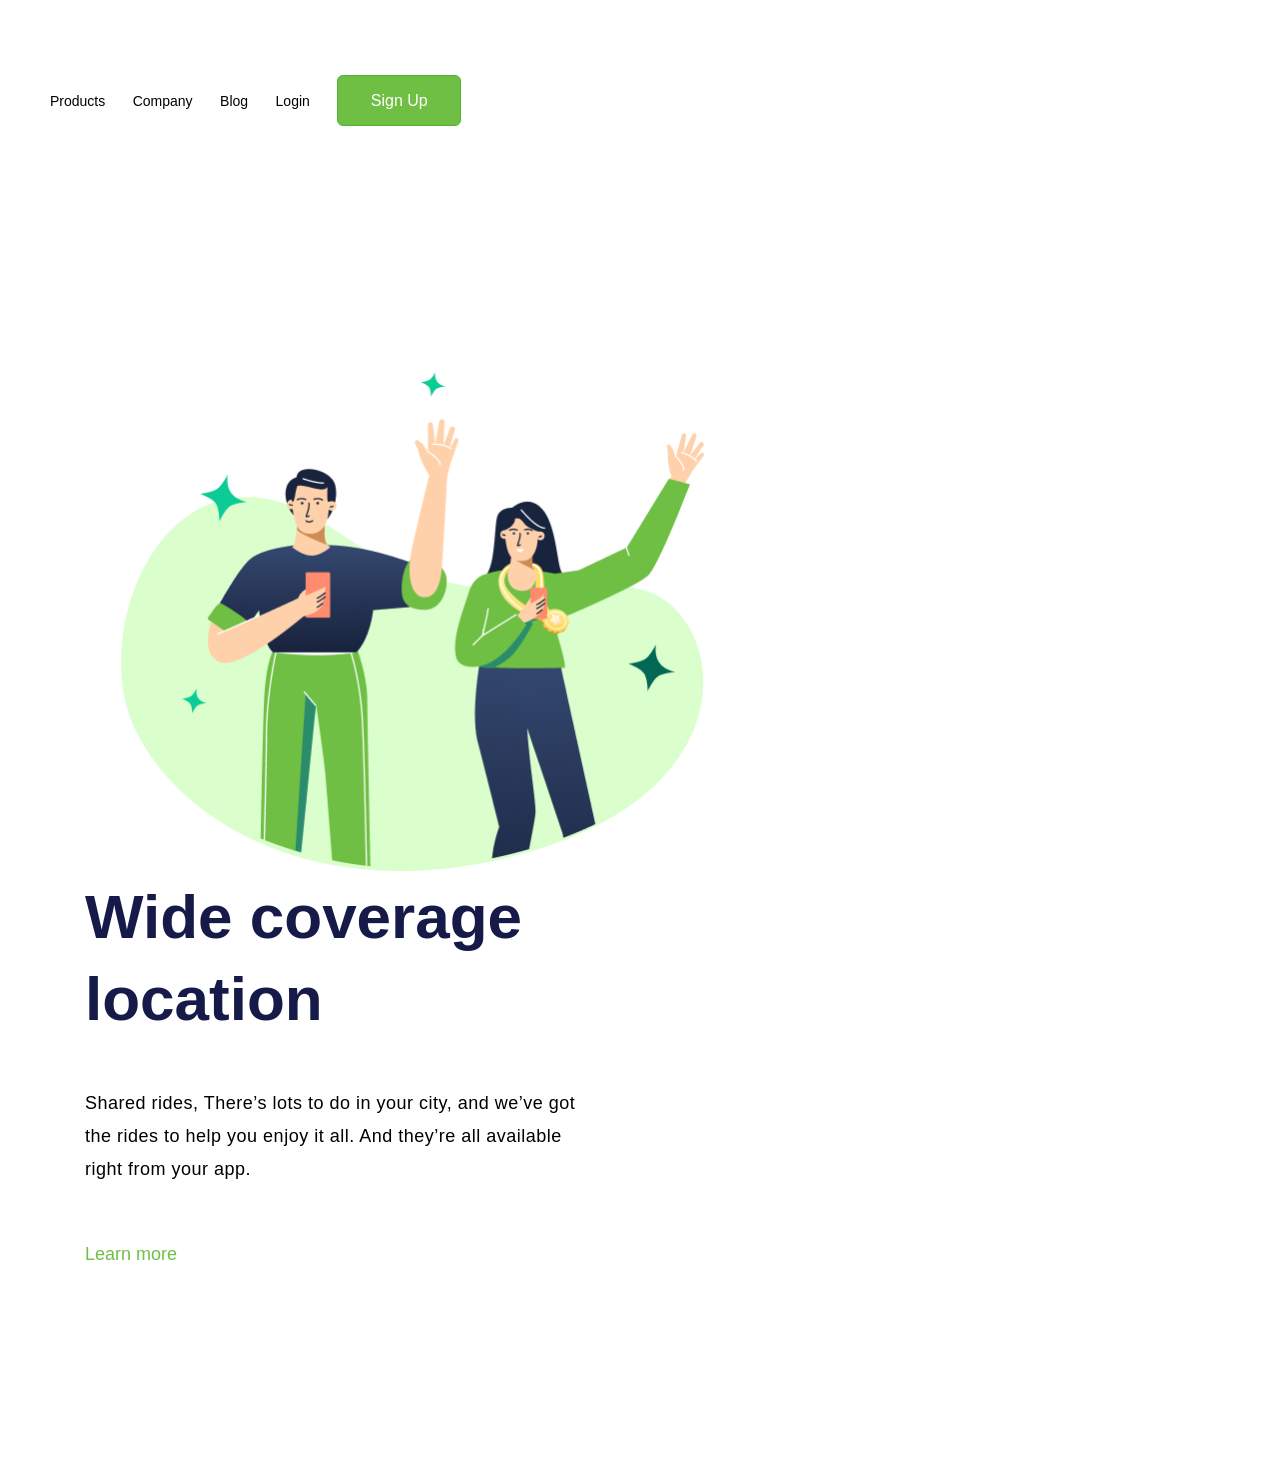
<file: index.html>
<!DOCTYPE html>
<html lang="pt-br">

<head>
    <meta charset="UTF-8">
    <meta http-equiv="X-UA-Compatible" content="IE=edge">
    <meta name="viewport" content="width=device-width, initial-scale=1.0">
    <link rel="stylesheet" href="./style.css">
    <link rel="preconnect" href="https://fonts.googleapis.com">
    <link rel="preconnect" href="https://fonts.gstatic.com" crossorigin>
    <link
        href="https://fonts.googleapis.com/css2?family=Montserrat:wght@400;500;600;700;900&family=Poppins:wght@400;500;700&display=swap">
        
    <title>Desafio Wide Coverage</title>
</head>

<body>
    <header>

        <a class="link-header">Products</a>
        <a class="link-header">Company</a>
        <a class="link-header">Blog</a>
        <a class="link-header">Login</a>
        <button>Sign Up</button>
    </header>
    <main>
        <img src="./(Positive) Congratulation You get 40 point for your ride.png" alt="Logo">
        <section>
            <h1>Wide coverage location</h1>
            <p>Shared rides, There’s lots to do in your city, and we’ve got the rides to help you enjoy it all. And
                they’re
                all available right from your app.</p>
            <a id="link-learn">Learn more </a>
        </section>
    </main>
</body>

</html>
</file>
<file: style.css>
* {
    margin: 0;
    padding: 0;
    font-family: 'Poppins', sans-serif;
    box-sizing: border-box;
}

.link-header {

    font-size: 14px;
    font-weight: 400;
    line-height: 21px;
    margin-right: 23px;
    cursor: pointer;
}

header {
    margin-top: 30px;
    margin-left: 50px;
    margin-bottom: 246px;
}

button {
    background: #6FBF44;
    height: 51px;
    width: 124px;
    margin-top: 45px;
    border-radius: 6px;
    border: 1px solid #4CB538;
    font-size: 16px;
    font-weight: 500;
    line-height: 24px;
    text-align: left;
    color: #FFFFFF;
    text-align: center;
    cursor: pointer;
}

img {
    height: 500px;
    width: 595px;
    display: inline-block;
    margin-left: 121px;
    
    
}

section {
    display: inline-block;
    margin-left: 85px;
    margin-bottom: 200px;
}

h1 {
    font-size: 62px;
    font-weight: 700;
    line-height: 82px;
    color: #161A49;
    width: 582px;
}

p {

    font-size: 18px;
    font-weight: 400;
    line-height: 33px;
    letter-spacing: 0.5px;
    width: 493px;
    margin-top: 47px;
    margin-bottom: 55px;
}

#link-learn {
    font-size: 18px;
    font-weight: 500;
    line-height: 27px;
    text-align: center;
    color: #6FBF44;
    height: 27px;
    width: 112px;
    cursor: pointer;

}
</file>
